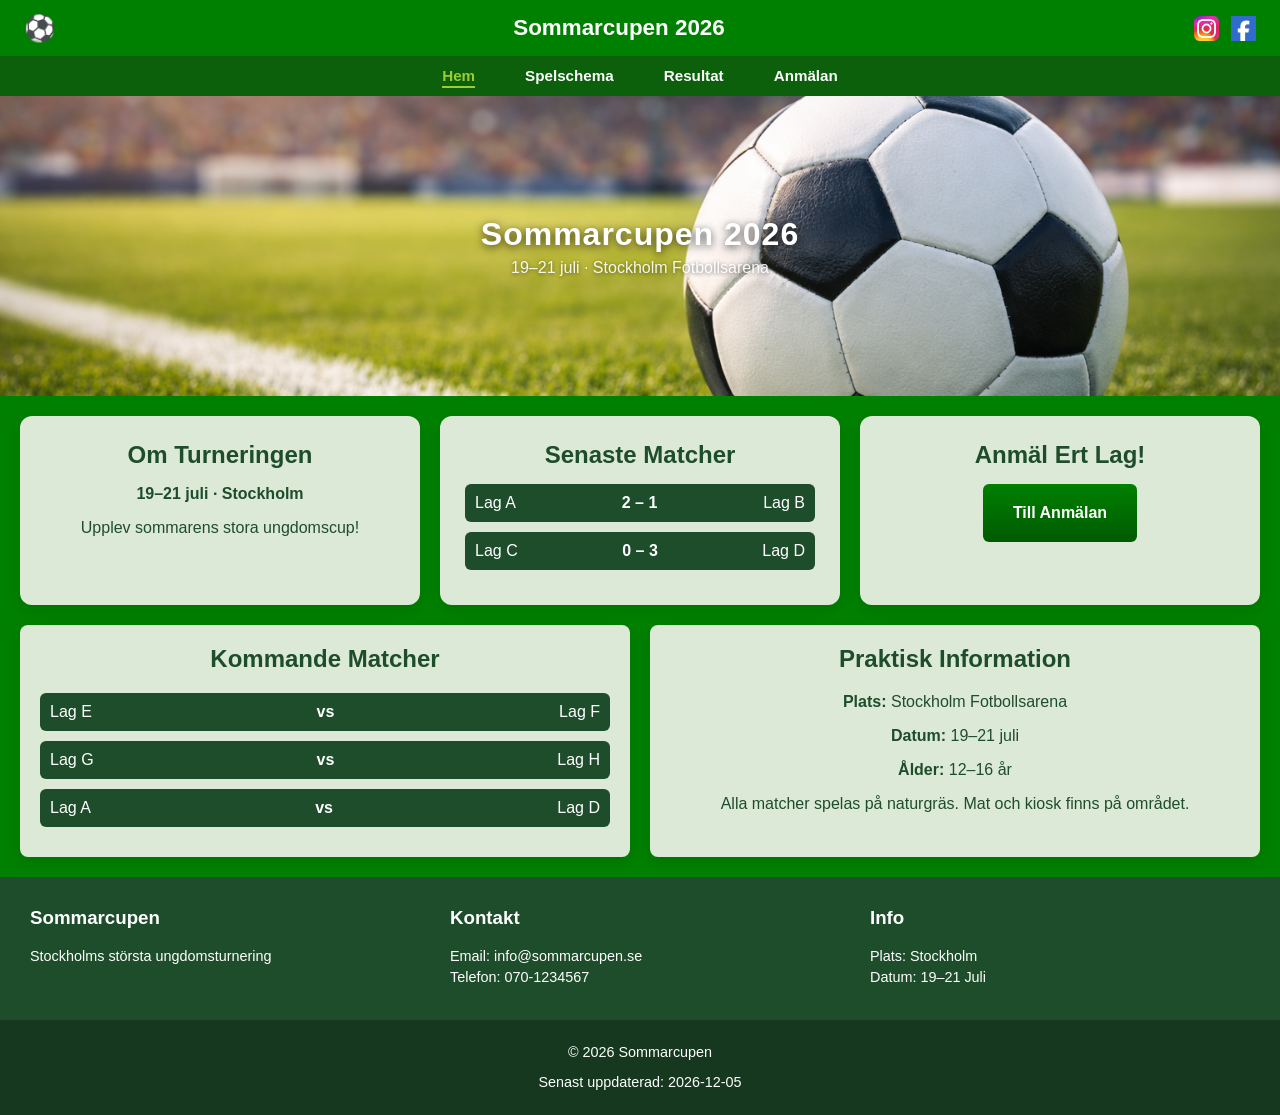
<file: index.html>
<!DOCTYPE html>
  <html lang="sv">
  <head>
    <meta charset="UTF-8">
    <meta name="viewport" content="width=device-width, initial-scale=1.0">
    <link rel="stylesheet" href="css/style.css">
    <title>Sommarcupen 2026</title>
  </head>
  <body>
  <div id="container">


    <header>
      <div class="logo">⚽</div>
      <h1>Sommarcupen 2026</h1>
      <div class="social">
        <img src="img/Instagram_logo_2022.svg.webp" alt="Instagram">
        <img src="img/unnamed.webp" alt="Social">
      </div>
    </header>


    <nav>
      <ul>
        <li><a href="index.html" class="active"><span class="nav-emoji">🏠</span><span class="nav-label">Hem</span></a></li>
        <li><a href="schema.html"><span class="nav-emoji">📅</span><span class="nav-label">Spelschema</span></a></li>
        <li><a href="resultat.html"><span class="nav-emoji">📊</span><span class="nav-label">Resultat</span></a></li>
        <li><a href="anmalan.html"><span class="nav-emoji">✍️</span><span class="nav-label">Anmälan</span></a></li>
      </ul>
    </nav>


    <main>
      <div class="hero-text">
      
        <h2>Sommarcupen 2026</h2>
        <p>19–21 juli · Stockholm Fotbollsarena</p>
      </div>
    </main>


    <section class="info-section">


      <div class="top-sections">


        <article class="card highlight">
          <h2>Om Turneringen</h2>
          <p class="date">19–21 juli · Stockholm</p>
          <p>Upplev sommarens stora ungdomscup!</p>
        </article>


        <article class="card highlight">
          <h2>Senaste Matcher</h2>
          <div class="match">
            <span>Lag A</span>
            <strong>2 – 1</strong>
            <span>Lag B</span>
          </div>
          <div class="match">
            <span>Lag C</span>
            <strong>0 – 3</strong>
            <span>Lag D</span>
          </div>
        </article>


        <article class="card highlight">
          <h2>Anmäl Ert Lag!</h2>
          <a href="anmalan.html" class="btn">Till Anmälan</a>
        </article>


      </div>


      <div class="bottom-sections">


        <article class="card">
          <h2>Kommande Matcher</h2>
          <div class="match">
            <span>Lag E</span>
            <strong>vs</strong>
            <span>Lag F</span>
          </div>
          <div class="match">
            <span>Lag G</span>
            <strong>vs</strong>
            <span>Lag H</span>
          </div>
          <div class="match">
            <span>Lag A</span>
            <strong>vs</strong>
            <span>Lag D</span>
          </div>
        </article>


        <article class="card">
          <h2>Praktisk Information</h2>
          <p><strong>Plats:</strong> Stockholm Fotbollsarena</p>
          <p><strong>Datum:</strong> 19–21 juli</p>
          <p><strong>Ålder:</strong> 12–16 år</p>
          <p>Alla matcher spelas på naturgräs. Mat och kiosk finns på området.</p>
        </article>


      </div>


    </section>


    <footer>
      <div class="footer-container">
        <div class="footer-section">
          <h3>Sommarcupen</h3>
          <p>Stockholms största ungdomsturnering</p>
        </div>
        <div class="footer-section">
          <h3>Kontakt</h3>
          <p>Email: info@sommarcupen.se</p>
          <p>Telefon: 070-1234567</p>
        </div>
        <div class="footer-section">
          <h3>Info</h3>
          <p>Plats: Stockholm</p>
          <p>Datum: 19–21 Juli</p>
        </div>
      </div>
      <div class="footer-bottom">
        <p>© <span id="year"></span> Sommarcupen</p>
        <p>Senast uppdaterad: <span id="updated"></span></p>
      </div>
    </footer>


  </div>
  <script src="js/main.js"></script>
  </body>
  </html>
</file>
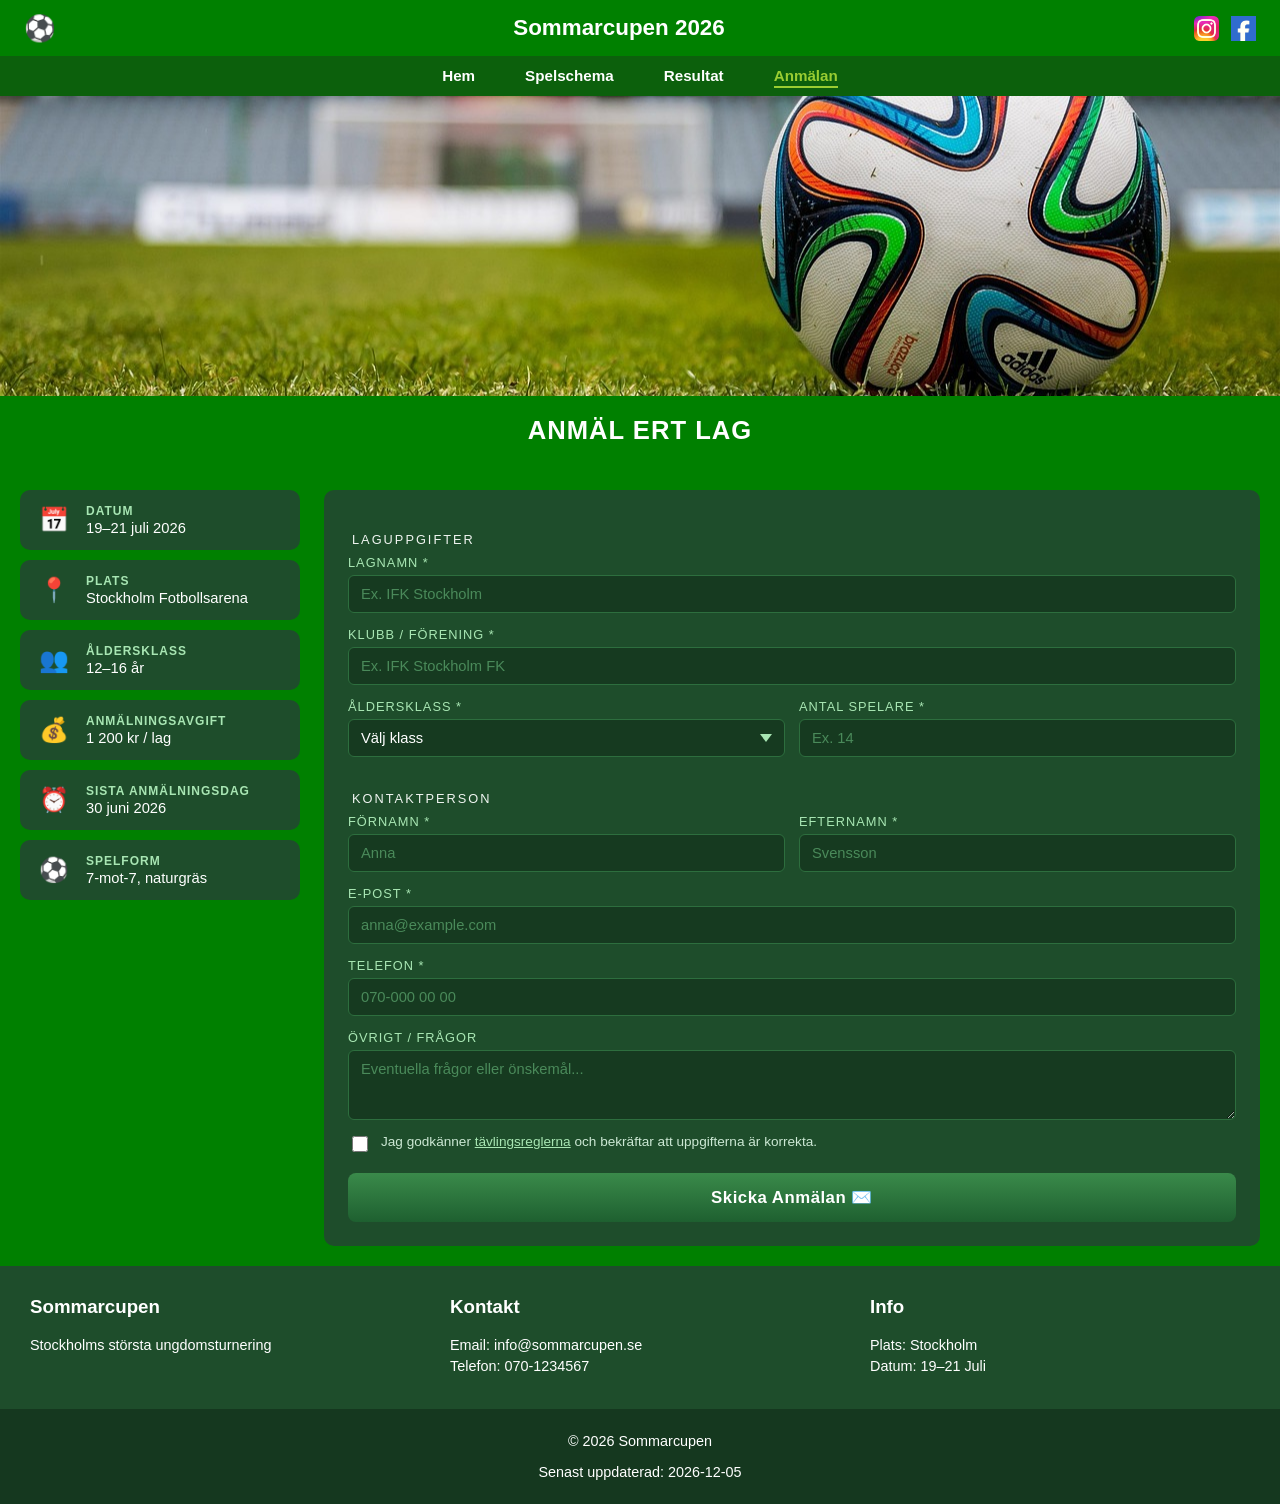
<file: anmalan.html>
<!DOCTYPE html>
<html lang="sv">
<head>
  <meta charset="UTF-8">
  <meta name="viewport" content="width=device-width, initial-scale=1.0">
  <link rel="stylesheet" href="css/style.css">
  <title>Anmälan – Sommarcupen 2026</title>
</head>
<body>
<div id="container">

  <header>
    <div class="logo">⚽</div>
    <h1>Sommarcupen 2026</h1>
    <div class="social">
      <img src="img/Instagram_logo_2022.svg.webp" alt="Instagram">
      <img src="img/unnamed.webp" alt="Social">
    </div>
  </header>

  <nav>
    <ul>
      <li><a href="index.html"><span class="nav-emoji">🏠</span><span class="nav-label">Hem</span></a></li>
      <li><a href="schema.html"><span class="nav-emoji">📅</span><span class="nav-label">Spelschema</span></a></li>
      <li><a href="resultat.html"><span class="nav-emoji">📊</span><span class="nav-label">Resultat</span></a></li>
      <li><a href="anmalan.html" class="active"><span class="nav-emoji">✍️</span><span class="nav-label">Anmälan</span></a></li>
    </ul>
  </nav>

 
   <main style="background-image: url(img/ball-488718_1280.jpg);"></main>
 

  <section class="info-section">
    <h2 class="schema-title">Anmäl Ert Lag</h2>

    <div class="anmalan-grid">

      
      <div class="anmalan-info">

        <div class="info-card">
          <div class="info-card-icon">📅</div>
          <div>
            <h3>Datum</h3>
            <p>19–21 juli 2026</p>
          </div>
        </div>

        <div class="info-card">
          <div class="info-card-icon">📍</div>
          <div>
            <h3>Plats</h3>
            <p>Stockholm Fotbollsarena</p>
          </div>
        </div>

        <div class="info-card">
          <div class="info-card-icon">👥</div>
          <div>
            <h3>Åldersklass</h3>
            <p>12–16 år</p>
          </div>
        </div>

        <div class="info-card">
          <div class="info-card-icon">💰</div>
          <div>
            <h3>Anmälningsavgift</h3>
            <p>1 200 kr / lag</p>
          </div>
        </div>

        <div class="info-card">
          <div class="info-card-icon">⏰</div>
          <div>
            <h3>Sista anmälningsdag</h3>
            <p>30 juni 2026</p>
          </div>
        </div>

        <div class="info-card">
          <div class="info-card-icon">⚽</div>
          <div>
            <h3>Spelform</h3>
            <p>7-mot-7, naturgräs</p>
          </div>
        </div>

      </div>

      
      <div class="anmalan-form-wrap">
        <p class="group-label">Laguppgifter</p>

        <div class="form-group">
          <label for="lagnamn">Lagnamn *</label>
          <input type="text" id="lagnamn" placeholder="Ex. IFK Stockholm">
        </div>

        <div class="form-group">
          <label for="klubb">Klubb / Förening *</label>
          <input type="text" id="klubb" placeholder="Ex. IFK Stockholm FK">
        </div>

        <div class="form-row">
          <div class="form-group">
            <label for="aldersklass">Åldersklass *</label>
            <select id="aldersklass">
              <option value="">Välj klass</option>
              <option>P12 (pojkar 12 år)</option>
              <option>P14 (pojkar 14 år)</option>
              <option>P16 (pojkar 16 år)</option>
              <option>F12 (flickor 12 år)</option>
              <option>F14 (flickor 14 år)</option>
              <option>F16 (flickor 16 år)</option>
            </select>
          </div>
          <div class="form-group">
            <label for="antal">Antal spelare *</label>
            <input type="number" id="antal" placeholder="Ex. 14" min="7" max="20">
          </div>
        </div>

        <p class="group-label" style="margin-top:20px;">Kontaktperson</p>

        <div class="form-row">
          <div class="form-group">
            <label for="fornamn">Förnamn *</label>
            <input type="text" id="fornamn" placeholder="Anna">
          </div>
          <div class="form-group">
            <label for="efternamn">Efternamn *</label>
            <input type="text" id="efternamn" placeholder="Svensson">
          </div>
        </div>

        <div class="form-group">
          <label for="email">E-post *</label>
          <input type="email" id="email" placeholder="anna@example.com">
        </div>

        <div class="form-group">
          <label for="telefon">Telefon *</label>
          <input type="tel" id="telefon" placeholder="070-000 00 00">
        </div>

        <div class="form-group">
          <label for="ovrigt">Övrigt / Frågor</label>
          <textarea id="ovrigt" rows="3" placeholder="Eventuella frågor eller önskemål..."></textarea>
        </div>

        <div class="form-check">
          <input type="checkbox" id="villkor">
          <label for="villkor">Jag godkänner <a href="#" class="form-link">tävlingsreglerna</a> och bekräftar att uppgifterna är korrekta.</label>
        </div>

        <button class="submit-btn" id="submitBtn" onclick="handleSubmit()">
          Skicka Anmälan ✉️
        </button>

        <div class="form-success" id="successMsg">
          ✅ Tack! Din anmälan är mottagen. Vi återkommer inom 2 vardagar.
        </div>
      </div>

    </div>
  </section>

  <footer>
    <div class="footer-container">
      <div class="footer-section">
        <h3>Sommarcupen</h3>
        <p>Stockholms största ungdomsturnering</p>
      </div>
      <div class="footer-section">
        <h3>Kontakt</h3>
        <p>Email: info@sommarcupen.se</p>
        <p>Telefon: 070-1234567</p>
      </div>
      <div class="footer-section">
        <h3>Info</h3>
        <p>Plats: Stockholm</p>
        <p>Datum: 19–21 Juli</p>
      </div>
    </div>
    <div class="footer-bottom">
      <p>© <span id="year"></span> Sommarcupen</p>
      <p>Senast uppdaterad: <span id="updated"></span></p>
    </div>
  </footer>

</div>
<script src="js/main.js"></script>
</body>
</html>
</file>
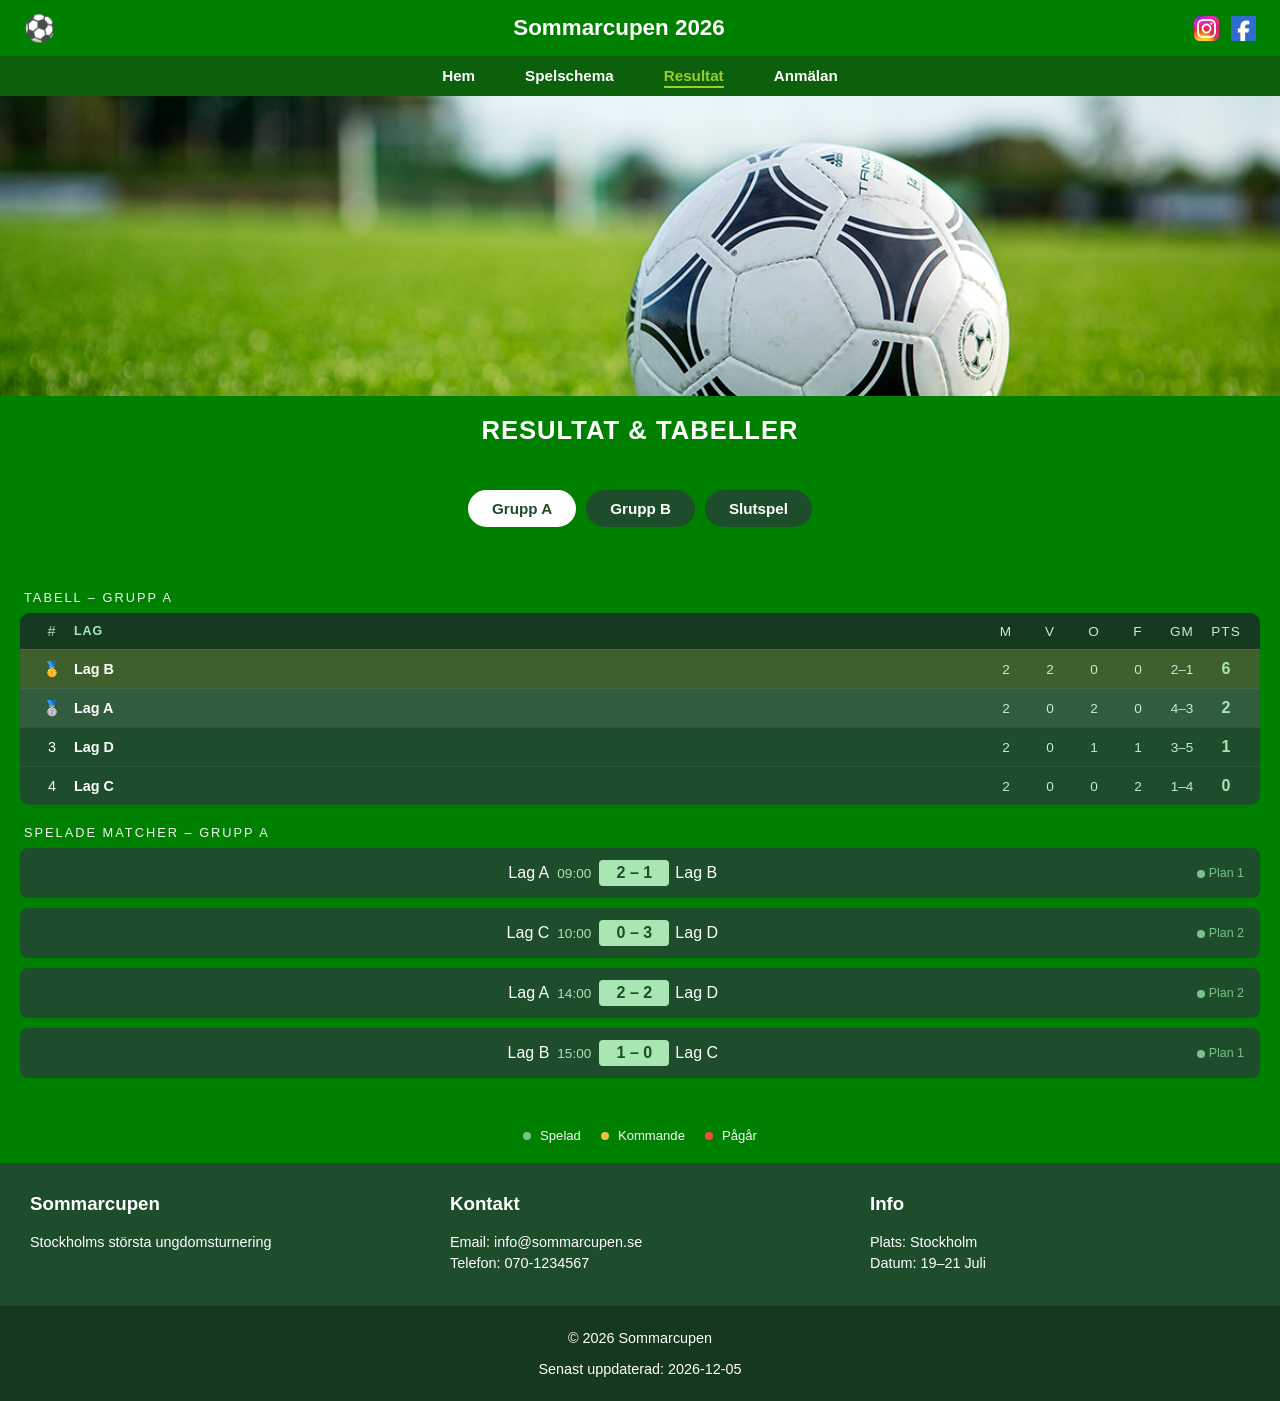
<file: resultat.html>
<!DOCTYPE html>
<html lang="sv">
<head>
  <meta charset="UTF-8">
  <meta name="viewport" content="width=device-width, initial-scale=1.0">
  <link rel="stylesheet" href="css/style.css">
  <title>Resultat – Sommarcupen 2026</title>
</head>
<body>
<div id="container">

  <header>
    <div class="logo">⚽</div>
    <h1>Sommarcupen 2026</h1>
    <div class="social">
      <img src="img/Instagram_logo_2022.svg.webp" alt="Instagram">
      <img src="img/unnamed.webp" alt="Social">
    </div>
  </header>

  <nav>
    <ul>
      <li><a href="index.html"><span class="nav-emoji">🏠</span><span class="nav-label">Hem</span></a></li>
      <li><a href="schema.html"><span class="nav-emoji">📅</span><span class="nav-label">Spelschema</span></a></li>
      <li><a href="resultat.html" class="active"><span class="nav-emoji">📊</span><span class="nav-label">Resultat</span></a></li>
      <li><a href="anmalan.html"><span class="nav-emoji">✍️</span><span class="nav-label">Anmälan</span></a></li>
    </ul>
  </nav>

  <main style="background-image: url(img/fotboll1.png);"></main>

  <section class="info-section">
    <h2 class="schema-title">Resultat & Tabeller</h2>

    <div class="tabs">
      <button class="tab-btn active" data-day="grupp-a">Grupp A</button>
      <button class="tab-btn" data-day="grupp-b">Grupp B</button>
      <button class="tab-btn" data-day="slutspel">Slutspel</button>
    </div>

  
    <div id="grupp-a" class="day-panel visible">

      <p class="group-label">Tabell – Grupp A</p>

      <div class="standings-table">
        <div class="standings-header">
          <span class="col-rank">#</span>
          <span class="col-team">Lag</span>
          <span class="col-stat">M</span>
          <span class="col-stat">V</span>
          <span class="col-stat">O</span>
          <span class="col-stat">F</span>
          <span class="col-stat">GM</span>
          <span class="col-stat">Pts</span>
        </div>
        <div class="standings-row gold">
          <span class="col-rank">🥇</span>
          <span class="col-team">Lag B</span>
          <span class="col-stat">2</span>
          <span class="col-stat">2</span>
          <span class="col-stat">0</span>
          <span class="col-stat">0</span>
          <span class="col-stat">2–1</span>
          <span class="col-stat pts">6</span>
        </div>
        <div class="standings-row silver">
          <span class="col-rank">🥈</span>
          <span class="col-team">Lag A</span>
          <span class="col-stat">2</span>
          <span class="col-stat">0</span>
          <span class="col-stat">2</span>
          <span class="col-stat">0</span>
          <span class="col-stat">4–3</span>
          <span class="col-stat pts">2</span>
        </div>
        <div class="standings-row">
          <span class="col-rank">3</span>
          <span class="col-team">Lag D</span>
          <span class="col-stat">2</span>
          <span class="col-stat">0</span>
          <span class="col-stat">1</span>
          <span class="col-stat">1</span>
          <span class="col-stat">3–5</span>
          <span class="col-stat pts">1</span>
        </div>
        <div class="standings-row">
          <span class="col-rank">4</span>
          <span class="col-team">Lag C</span>
          <span class="col-stat">2</span>
          <span class="col-stat">0</span>
          <span class="col-stat">0</span>
          <span class="col-stat">2</span>
          <span class="col-stat">1–4</span>
          <span class="col-stat pts">0</span>
        </div>
      </div>

      <p class="group-label">Spelade matcher – Grupp A</p>

      <div class="match-row">
        <span class="team-home">Lag A</span>
        <span class="match-time">09:00</span>
        <span class="score-badge">2 – 1</span>
        <span class="match-time"></span>
        <span class="team-away">Lag B</span>
        <span class="field-badge"><span class="status played"></span>Plan 1</span>
      </div>

      <div class="match-row">
        <span class="team-home">Lag C</span>
        <span class="match-time">10:00</span>
        <span class="score-badge">0 – 3</span>
        <span class="match-time"></span>
        <span class="team-away">Lag D</span>
        <span class="field-badge"><span class="status played"></span>Plan 2</span>
      </div>

      <div class="match-row">
        <span class="team-home">Lag A</span>
        <span class="match-time">14:00</span>
        <span class="score-badge">2 – 2</span>
        <span class="match-time"></span>
        <span class="team-away">Lag D</span>
        <span class="field-badge"><span class="status played"></span>Plan 2</span>
      </div>

      <div class="match-row">
        <span class="team-home">Lag B</span>
        <span class="match-time">15:00</span>
        <span class="score-badge">1 – 0</span>
        <span class="match-time"></span>
        <span class="team-away">Lag C</span>
        <span class="field-badge"><span class="status played"></span>Plan 1</span>
      </div>
    </div>

    
    <div id="grupp-b" class="day-panel">

      <p class="group-label">Tabell – Grupp B</p>

      <div class="standings-table">
        <div class="standings-header">
          <span class="col-rank">#</span>
          <span class="col-team">Lag</span>
          <span class="col-stat">M</span>
          <span class="col-stat">V</span>
          <span class="col-stat">O</span>
          <span class="col-stat">F</span>
          <span class="col-stat">GM</span>
          <span class="col-stat">Pts</span>
        </div>
        <div class="standings-row gold">
          <span class="col-rank">🥇</span>
          <span class="col-team">Lag G</span>
          <span class="col-stat">1</span>
          <span class="col-stat">1</span>
          <span class="col-stat">0</span>
          <span class="col-stat">0</span>
          <span class="col-stat">3–0</span>
          <span class="col-stat pts">3</span>
        </div>
        <div class="standings-row silver">
          <span class="col-rank">🥈</span>
          <span class="col-team">Lag E</span>
          <span class="col-stat">1</span>
          <span class="col-stat">0</span>
          <span class="col-stat">1</span>
          <span class="col-stat">0</span>
          <span class="col-stat">1–1</span>
          <span class="col-stat pts">1</span>
        </div>
        <div class="standings-row">
          <span class="col-rank">3</span>
          <span class="col-team">Lag F</span>
          <span class="col-stat">1</span>
          <span class="col-stat">0</span>
          <span class="col-stat">1</span>
          <span class="col-stat">0</span>
          <span class="col-stat">1–1</span>
          <span class="col-stat pts">1</span>
        </div>
        <div class="standings-row">
          <span class="col-rank">4</span>
          <span class="col-team">Lag H</span>
          <span class="col-stat">1</span>
          <span class="col-stat">0</span>
          <span class="col-stat">0</span>
          <span class="col-stat">1</span>
          <span class="col-stat">0–3</span>
          <span class="col-stat pts">0</span>
        </div>
      </div>

      <p class="group-label">Spelade matcher – Grupp B</p>

      <div class="match-row">
        <span class="team-home">Lag E</span>
        <span class="match-time">11:00</span>
        <span class="score-badge">1 – 1</span>
        <span class="match-time"></span>
        <span class="team-away">Lag F</span>
        <span class="field-badge"><span class="status played"></span>Plan 1</span>
      </div>

      <div class="match-row">
        <span class="team-home">Lag G</span>
        <span class="match-time">12:00</span>
        <span class="score-badge">3 – 0</span>
        <span class="match-time"></span>
        <span class="team-away">Lag H</span>
        <span class="field-badge"><span class="status played"></span>Plan 3</span>
      </div>

      <p class="group-label">Kommande matcher – Grupp B (Dag 2)</p>

      <div class="match-row">
        <span class="team-home">Lag E</span>
        <span class="match-time">09:00</span>
        <span class="vs-badge">vs</span>
        <span class="match-time"></span>
        <span class="team-away">Lag H</span>
        <span class="field-badge"><span class="status upcoming"></span>Plan 3</span>
      </div>

      <div class="match-row">
        <span class="team-home">Lag F</span>
        <span class="match-time">10:00</span>
        <span class="vs-badge">vs</span>
        <span class="match-time"></span>
        <span class="team-away">Lag G</span>
        <span class="field-badge"><span class="status upcoming"></span>Plan 1</span>
      </div>
    </div>

    
    <div id="slutspel" class="day-panel">

      <p class="group-label">Kvartsfinaler</p>

      <div class="match-row">
        <span class="team-home">Etta Grupp A</span>
        <span class="match-time">13:00</span>
        <span class="vs-badge">vs</span>
        <span class="match-time"></span>
        <span class="team-away">Tvåa Grupp B</span>
        <span class="field-badge"><span class="status upcoming"></span>Plan 2</span>
      </div>

      <div class="match-row">
        <span class="team-home">Etta Grupp B</span>
        <span class="match-time">14:00</span>
        <span class="vs-badge">vs</span>
        <span class="match-time">kommande</span>
        <span class="team-away">Tvåa Grupp A</span>
        <span class="field-badge"><span class="status upcoming"></span>Plan 3</span>
      </div>

      <div class="match-row">
        <span class="team-home">Trea Grupp A</span>
        <span class="match-time">15:00</span>
        <span class="vs-badge">vs</span>
        <span class="match-time"></span>
        <span class="team-away">Trea Grupp B</span>
        <span class="field-badge"><span class="status upcoming"></span>Plan 1</span>
      </div>

      <p class="group-label">Semifinaler</p>

      <div class="match-row">
        <span class="team-home">Semifinal 1</span>
        <span class="match-time">10:00</span>
        <span class="vs-badge">vs</span>
        <span class="match-time"></span>
        <span class="team-away">Semifinal 2</span>
        <span class="field-badge"><span class="status upcoming"></span>Plan 1</span>
      </div>

      <div class="match-row">
        <span class="team-home">Semifinal 3</span>
        <span class="match-time">11:30</span>
        <span class="vs-badge">vs</span>
        <span class="match-time"></span>
        <span class="team-away">Semifinal 4</span>
        <span class="field-badge"><span class="status upcoming"></span>Plan 2</span>
      </div>

      <p class="group-label">Bronsmatch &amp; Final</p>

      <div class="match-row">
        <span class="team-home">Bronsmatch</span>
        <span class="match-time">14:00</span>
        <span class="vs-badge">vs</span>
        <span class="match-time"></span>
        <span class="team-away">Bronsmatch</span>
        <span class="field-badge"><span class="status upcoming"></span>Plan 3</span>
      </div>

      <div class="match-row final-row">
        <span class="team-home">🏆 Final</span>
        <span class="match-time">16:00</span>
        <span class="vs-badge vs-final">vs</span>
        <span class="match-time"></span>
        <span class="team-away">Final 🏆</span>
        <span class="field-badge"><span class="status upcoming"></span>Huvudplan</span>
      </div>

    </div>

    <div class="legend">
      <div class="legend-item"><span class="status played"></span> Spelad</div>
      <div class="legend-item"><span class="status upcoming"></span> Kommande</div>
      <div class="legend-item"><span class="status live"></span> Pågår</div>
    </div>

  </section>

  <footer>
    <div class="footer-container">
      <div class="footer-section">
        <h3>Sommarcupen</h3>
        <p>Stockholms största ungdomsturnering</p>
      </div>
      <div class="footer-section">
        <h3>Kontakt</h3>
        <p>Email: info@sommarcupen.se</p>
        <p>Telefon: 070-1234567</p>
      </div>
      <div class="footer-section">
        <h3>Info</h3>
        <p>Plats: Stockholm</p>
        <p>Datum: 19–21 Juli</p>
      </div>
    </div>
    <div class="footer-bottom">
      <p>© <span id="year"></span> Sommarcupen</p>
      <p>Senast uppdaterad: <span id="updated"></span></p>
    </div>
  </footer>

</div>
<script src="js/main.js"></script>
</body>
</html>
</file>
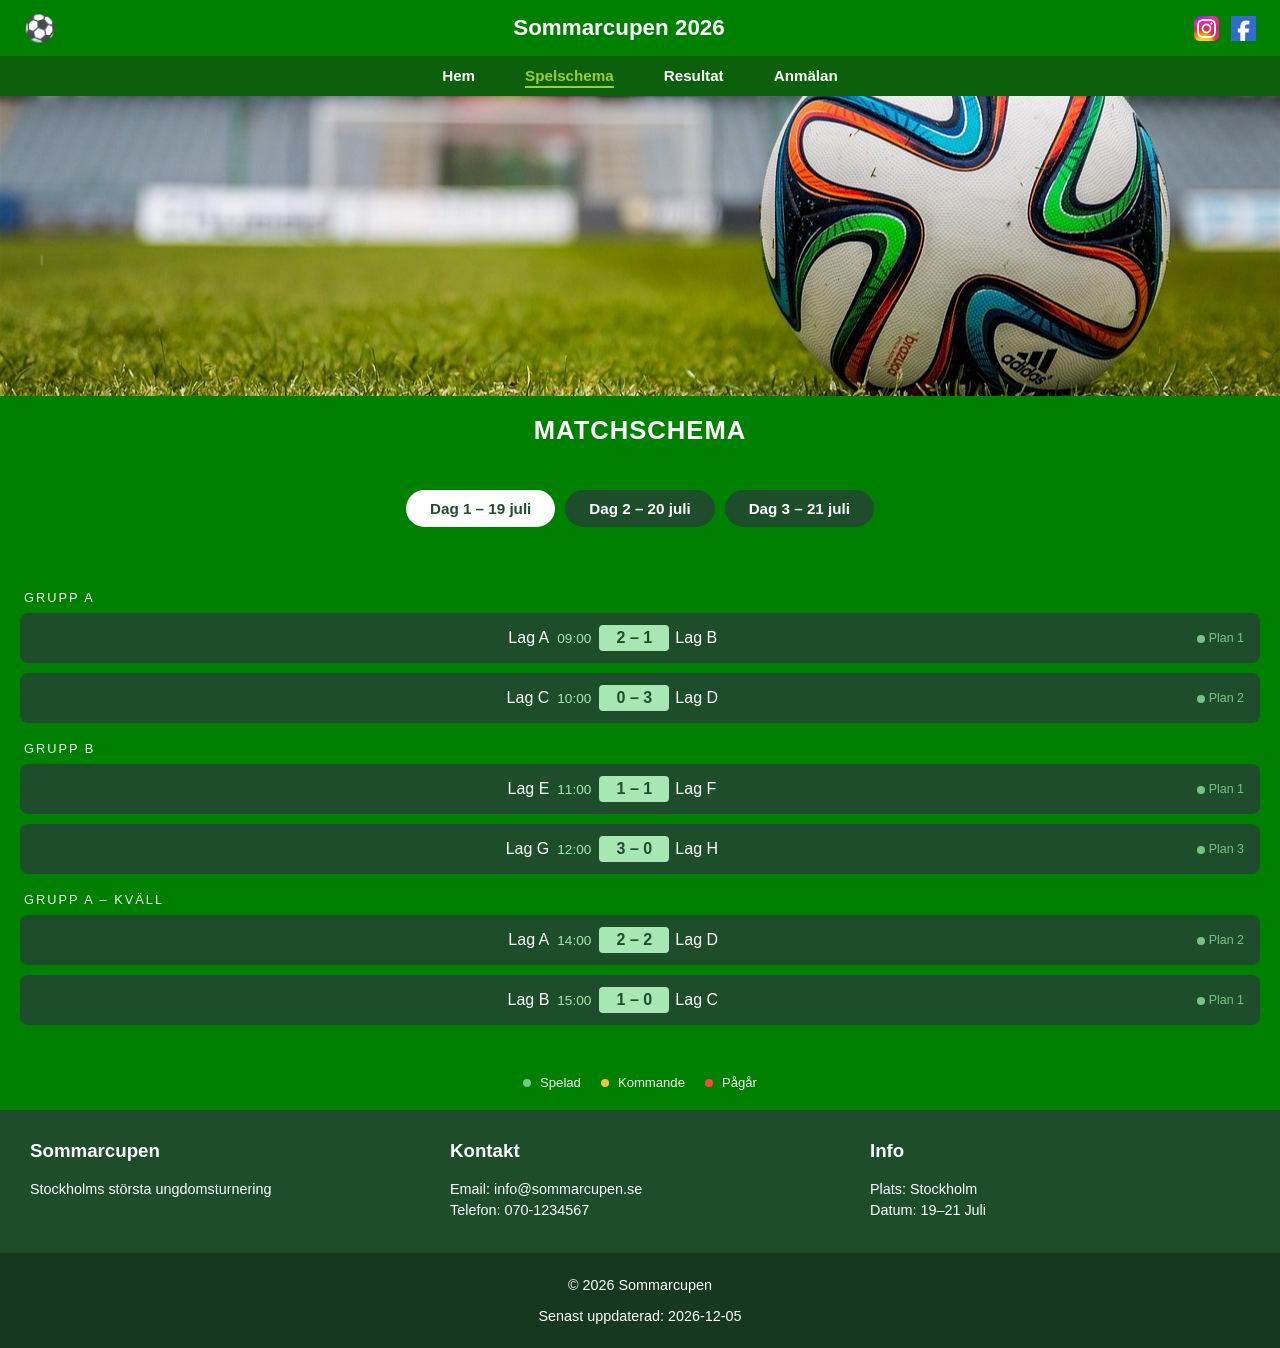
<file: schema.html>
<!DOCTYPE html>
<html lang="sv">
<head>
  <meta charset="UTF-8">
  <meta name="viewport" content="width=device-width, initial-scale=1.0">
  <link rel="stylesheet" href="css/style.css">
  <title>Spelschema – Sommarcupen 2026</title>
</head>
<body>
<div id="container">


  <header>
    <div class="logo">⚽</div>
    <h1>Sommarcupen 2026</h1>
    <div class="social">
      <img src="img/Instagram_logo_2022.svg.webp" alt="Instagram">
      <img src="img/unnamed.webp" alt="Social">
    </div>
  </header>


  <nav>
    <ul>
      <li><a href="index.html"><span class="nav-emoji">🏠</span><span class="nav-label">Hem</span></a></li>
      <li><a href="schema.html" class="active"><span class="nav-emoji">📅</span><span class="nav-label">Spelschema</span></a></li>
      <li><a href="resultat.html"><span class="nav-emoji">📊</span><span class="nav-label">Resultat</span></a></li>
      <li><a href="anmalan.html"><span class="nav-emoji">✍️</span><span class="nav-label">Anmälan</span></a></li>
    </ul>
  </nav>


  <main style="background-image: url(img/ball-488718_1280.jpg);"></main>


  <section class="info-section">
    <h2 class="schema-title">Matchschema</h2>


    <div class="tabs">
      <button class="tab-btn active" data-day="dag1">Dag 1 – 19 juli</button>
      <button class="tab-btn" data-day="dag2">Dag 2 – 20 juli</button>
      <button class="tab-btn" data-day="dag3">Dag 3 – 21 juli</button>
    </div>


    <div id="dag1" class="day-panel visible">


      <p class="group-label">Grupp A</p>


      <div class="match-row">
        <span class="team-home">Lag A</span>
        <span class="match-time">09:00</span>
        <span class="score-badge">2 – 1</span>
        <span class="match-time"></span>
        <span class="team-away">Lag B</span>
        <span class="field-badge"><span class="status played"></span>Plan 1</span>
      </div>


      <div class="match-row">
        <span class="team-home">Lag C</span>
        <span class="match-time">10:00</span>
        <span class="score-badge">0 – 3</span>
        <span class="match-time"></span>
        <span class="team-away">Lag D</span>
        <span class="field-badge"><span class="status played"></span>Plan 2</span>
      </div>


      <p class="group-label">Grupp B</p>


      <div class="match-row">
        <span class="team-home">Lag E</span>
        <span class="match-time">11:00</span>
        <span class="score-badge">1 – 1</span>
        <span class="match-time"></span>
        <span class="team-away">Lag F</span>
        <span class="field-badge"><span class="status played"></span>Plan 1</span>
      </div>


      <div class="match-row">
        <span class="team-home">Lag G</span>
        <span class="match-time">12:00</span>
        <span class="score-badge">3 – 0</span>
        <span class="match-time"></span>
        <span class="team-away">Lag H</span>
        <span class="field-badge"><span class="status played"></span>Plan 3</span>
      </div>


      <p class="group-label">Grupp A – kväll</p>


      <div class="match-row">
        <span class="team-home">Lag A</span>
        <span class="match-time">14:00</span>
        <span class="score-badge">2 – 2</span>
        <span class="match-time"></span>
        <span class="team-away">Lag D</span>
        <span class="field-badge"><span class="status played"></span>Plan 2</span>
      </div>


      <div class="match-row">
        <span class="team-home">Lag B</span>
        <span class="match-time">15:00</span>
        <span class="score-badge">1 – 0</span>
        <span class="match-time"></span>
        <span class="team-away">Lag C</span>
        <span class="field-badge"><span class="status played"></span>Plan 1</span>
      </div>


    </div>


    <div id="dag2" class="day-panel">


      <p class="group-label">Grupp B – fortsättning</p>


      <div class="match-row">
        <span class="team-home">Lag E</span>
        <span class="match-time">09:00</span>
        <span class="vs-badge">vs</span>
        <span class="match-time"></span>
        <span class="team-away">Lag H</span>
        <span class="field-badge"><span class="status upcoming"></span>Plan 3</span>
      </div>


      <div class="match-row">
        <span class="team-home">Lag F</span>
        <span class="match-time">10:00</span>
        <span class="vs-badge">vs</span>
        <span class="match-time"></span>
        <span class="team-away">Lag G</span>
        <span class="field-badge"><span class="status upcoming"></span>Plan 1</span>
      </div>


      <p class="group-label">Kvartsfinaler</p>


      <div class="match-row">
        <span class="team-home">Etta Grupp A</span>
        <span class="match-time">13:00</span>
        <span class="vs-badge">vs</span>
        <span class="match-time"></span>
        <span class="team-away">Tvåa Grupp B</span>
        <span class="field-badge"><span class="status upcoming"></span>Plan 2</span>
      </div>


      <div class="match-row">
        <span class="team-home">Etta Grupp B</span>
        <span class="match-time">14:00</span>
        <span class="vs-badge">vs</span>
        <span class="match-time"></span>
        <span class="team-away">Tvåa Grupp A</span>
        <span class="field-badge"><span class="status upcoming"></span>Plan 3</span>
      </div>


      <div class="match-row">
        <span class="team-home">Trea Grupp A</span>
        <span class="match-time">15:00</span>
        <span class="vs-badge">vs</span>
        <span class="match-time"></span>
        <span class="team-away">Trea Grupp B</span>
        <span class="field-badge"><span class="status upcoming"></span>Plan 1</span>
      </div>


    </div>


    <div id="dag3" class="day-panel">


      <p class="group-label">Semifinaler</p>


      <div class="match-row">
        <span class="team-home">Semifinal 1</span>
        <span class="match-time">10:00</span>
        <span class="vs-badge">vs</span>
        <span class="match-time"></span>
        <span class="team-away">Semifinal 2</span>
        <span class="field-badge"><span class="status upcoming"></span>Plan 1</span>
      </div>


      <div class="match-row">
        <span class="team-home">Semifinal 3</span>
        <span class="match-time">11:30</span>
        <span class="vs-badge">vs</span>
        <span class="match-time"></span>
        <span class="team-away">Semifinal 4</span>
        <span class="field-badge"><span class="status upcoming"></span>Plan 2</span>
      </div>


      <p class="group-label">Bronsmatch &amp; Final</p>


      <div class="match-row">
        <span class="team-home">Bronsmatch</span>
        <span class="match-time">14:00</span>
        <span class="vs-badge">vs</span>
        <span class="match-time"></span>
        <span class="team-away">Bronsmatch</span>
        <span class="field-badge"><span class="status upcoming"></span>Plan 3</span>
      </div>


      <div class="match-row final-row">
        <span class="team-home">🏆 Final</span>
        <span class="match-time">16:00</span>
        <span class="vs-badge vs-final">vs</span>
        <span class="match-time"></span>
        <span class="team-away">Final 🏆</span>
        <span class="field-badge"><span class="status upcoming"></span>Huvudplan</span>
      </div>


    </div>


    <div class="legend">
      <div class="legend-item"><span class="status played"></span> Spelad</div>
      <div class="legend-item"><span class="status upcoming"></span> Kommande</div>
      <div class="legend-item"><span class="status live"></span> Pågår</div>
    </div>


  </section>


  <footer>
    <div class="footer-container">
      <div class="footer-section">
        <h3>Sommarcupen</h3>
        <p>Stockholms största ungdomsturnering</p>
      </div>
      <div class="footer-section">
        <h3>Kontakt</h3>
        <p>Email: info@sommarcupen.se</p>
        <p>Telefon: 070-1234567</p>
      </div>
      <div class="footer-section">
        <h3>Info</h3>
        <p>Plats: Stockholm</p>
        <p>Datum: 19–21 Juli</p>
      </div>
    </div>
    <div class="footer-bottom">
      <p>© <span id="year"></span> Sommarcupen</p>
      <p>Senast uppdaterad: <span id="updated"></span></p>
    </div>
  </footer>


</div>
<script src="js/main.js"></script>
</body>
</html>
</file>
<file: css/style.css>
html, body {
        margin: 0;
        padding: 0;
    }

    img {
        filter: sepia(40%) saturate(120%);
    }

    #container {
        display: grid;
        min-height: 100vh;
        grid-template-columns: 1fr;
        grid-template-rows: auto auto 1fr auto auto;
        grid-template-areas:
            'he1'
            'nv'
            'mn'
            'se'
            'fo';
    }




    header {
        grid-area: he1;
        display: flex;
        justify-content: space-between;
        align-items: center;
        padding: 0 24px;
        height: 56px;
        background-color: green;
        color: white;
        box-sizing: border-box;
    }

    header h1 {
        margin: 0;
        font-size: 1.4rem;
        font-family: 'Franklin Gothic Medium', 'Arial Narrow', Arial, sans-serif;
        white-space: nowrap;
        overflow: hidden;
        text-overflow: ellipsis;
    }

    .logo {
        font-size: 1.6rem;
        flex-shrink: 0;
    }

    .social {
        display: flex;
        align-items: center;
        flex-shrink: 0;
    }

    .social img {
        width: 25px;
        height: auto;
        margin-left: 12px;
    }




    nav {
        grid-area: nv;
        background-color: rgb(12, 96, 12);
        display: flex;
        align-items: center;
        height: 40px;
    }

    nav ul {
        list-style: none;
        display: flex;
        justify-content: center;
        width: 100%;
        margin: 0;
        padding: 0;
    }

    nav li {
        margin: 0 25px;
    }

    nav a {
        text-decoration: none;
        color: white;
        font-weight: bold;
        transition: 0.3s;
        font-family: 'Franklin Gothic Medium', 'Arial Narrow', Arial, sans-serif;
        font-size: 0.95rem;
    }

    nav a:hover {
        color: yellowgreen;
    }

    nav a.active {
        color: yellowgreen;
        border-bottom: 2px solid yellowgreen;
        padding-bottom: 2px;
    }

    nav a .nav-emoji { display: none; }
    nav a .nav-label { display: inline; }




    main {
        grid-area: mn;
        display: flex;
        align-items: center;
        justify-content: center;
        position: relative;
        background-image: url(/img/123.png);
        background-repeat: no-repeat;
        background-size: cover;
        background-position: center;
        min-height: 300px;
    }

    .hero-text {
        position: relative;
        z-index: 1;
        text-align: center;
        color: white;
        font-family: 'Franklin Gothic Medium', 'Arial Narrow', Arial, sans-serif;
        padding: 20px;
    }

    .hero-text h2 {
        margin: 0 0 6px;
        font-size: 2rem;
        letter-spacing: 1px;
        text-shadow: 0 2px 8px rgba(0,0,0,0.7);
    }

    .hero-text p {
        margin: 0;
        font-size: 1rem;
        opacity: 0.9;
        text-shadow: 0 1px 4px rgba(0,0,0,0.6);
    }




    section {
        grid-area: se;
        font-family: 'Franklin Gothic Medium', 'Arial Narrow', Arial, sans-serif;
    }

    .info-section {
        display: grid;
        gap: 20px;
        padding: 20px;
        background-color: green;
    }

    .top-sections {
        display: grid;
        grid-template-columns: repeat(3, 1fr);
        gap: 20px;
    }

    .bottom-sections {
        display: grid;
        grid-template-columns: repeat(2, 1fr);
        gap: 20px;
    }

    .card {
        background: #dce9d6;
        padding: 20px;
        border-radius: 8px;
        text-align: center;
        color: #1e4d2b;
        box-shadow: 0 5px 15px rgba(0,0,0,0.1);
        transition: 0.3s;
    }

    .card:hover {
        transform: translateY(-5px);
    }

    .card h2 {
        margin-top: 0;
    }

    .highlight {
        background: #dce9d6;
        border-radius: 12px;
        padding: 25px;
    }

    .highlight h2 {
        margin-bottom: 15px;
        color: #1e4d2b;
    }

    .date {
        font-weight: bold;
        margin-bottom: 10px;
        color: #1e4d2b;
    }

    .match {
        background: #1e4d2b;
        color: white;
        padding: 10px;
        border-radius: 6px;
        display: flex;
        justify-content: space-between;
        margin-bottom: 10px;
    }

    .btn {
        display: inline-block;
        background: linear-gradient(to bottom, green, rgb(0, 90, 0));
        color: white;
        padding: 20px 30px;
        border-radius: 6px;
        text-decoration: none;
        font-weight: bold;
        transition: 0.3s;
    }

    .btn:hover {
        background: linear-gradient(to bottom, red, rgba(255,0,0,0.539));
    }




    .schema-title {
        text-align: center;
        color: white;
        font-size: 1.6rem;
        margin: 0 0 25px;
        letter-spacing: 1px;
        text-transform: uppercase;
        font-family: 'Franklin Gothic Medium', 'Arial Narrow', Arial, sans-serif;
    }

    .tabs {
        display: flex;
        justify-content: center;
        gap: 10px;
        margin-bottom: 25px;
        flex-wrap: wrap;
    }

    .tab-btn {
        background: #1e4d2b;
        color: white;
        border: 2px solid transparent;
        padding: 8px 22px;
        border-radius: 25px;
        cursor: pointer;
        font-family: 'Franklin Gothic Medium', 'Arial Narrow', Arial, sans-serif;
        font-size: 0.95rem;
        font-weight: bold;
        transition: 0.25s;
    }

    .tab-btn:hover {
        background: #2d6e3e;
    }

    .tab-btn.active {
        background: white;
        color: #1e4d2b;
        border-color: white;
    }

    .day-panel {
        display: none;
    }

    .day-panel.visible {
        display: block;
    }

    .group-label {
        color: #eff4f0;
        font-size: 0.8rem;
        text-transform: uppercase;
        letter-spacing: 2px;
        margin: 18px 0 8px 4px;
        font-family: 'Franklin Gothic Medium', 'Arial Narrow', Arial, sans-serif;
    }

    .match-row {
        background: #1e4d2b;
        border-radius: 8px;
        padding: 12px 16px;
        margin-bottom: 10px;
        display: grid;
        grid-template-columns: 1fr auto 60px auto 1fr auto;
        align-items: center;
        gap: 8px;
        font-family: 'Franklin Gothic Medium', 'Arial Narrow', Arial, sans-serif;
        transition: 0.2s;
    }

    .match-row:hover {
        background: #25613a;
        transform: translateX(3px);
    }

    .final-row {
        border: 2px solid #a8e6b3;
    }

    .team-home {
        color: white;
        font-size: 1rem;
        text-align: right;
    }

    .team-away {
        color: white;
        font-size: 1rem;
        text-align: left;
    }

    .vs-badge {
        background: green;
        color: white;
        font-size: 0.75rem;
        font-weight: bold;
        padding: 4px 8px;
        border-radius: 4px;
        text-align: center;
        min-width: 30px;
    }

    .vs-final {
        background: #a8e6b3;
        color: #1e4d2b;
    }

    .score-badge {
        background: #a8e6b3;
        color: #1e4d2b;
        font-size: 1rem;
        font-weight: bold;
        padding: 4px 10px;
        border-radius: 4px;
        text-align: center;
        min-width: 50px;
    }

    .match-time {
        color: #a8e6b3;
        font-size: 0.85rem;
        white-space: nowrap;
    }

    .match-info {
        display: none;
    }

    .field-badge {
        color: #78c488;
        font-size: 0.78rem;
        text-align: right;
        white-space: nowrap;
    }

    .status {
        display: inline-block;
        width: 8px;
        height: 8px;
        border-radius: 50%;
        margin-right: 4px;
        vertical-align: middle;
    }

    .status.played   { background: #78c488; }
    .status.upcoming { background: #f0c040; }
    .status.live     { background: #ff4444; animation: blink 1s infinite; }

    @keyframes blink {
        0%, 100% { opacity: 1; }
        50%       { opacity: 0.3; }
    }

    .legend {
        display: flex;
        gap: 20px;
        justify-content: center;
        margin-top: 20px;
        flex-wrap: wrap;
    }

    .legend-item {
        color: #f5f9f6;
        font-size: 0.82rem;
        display: flex;
        align-items: center;
        gap: 5px;
        font-family: 'Franklin Gothic Medium', 'Arial Narrow', Arial, sans-serif;
    }



    .standings-table {
        background: #1e4d2b;
        border-radius: 10px;
        overflow: hidden;
        margin-bottom: 20px;
    }

    .standings-header,
    .standings-row {
        display: grid;
        grid-template-columns: 36px 1fr repeat(6, 40px);
        align-items: center;
        padding: 10px 14px;
        gap: 4px;
        font-family: 'Franklin Gothic Medium', 'Arial Narrow', Arial, sans-serif;
    }

    .standings-header {
        background: #163a20;
        color: #a8e6b3;
        font-size: 0.78rem;
        text-transform: uppercase;
        letter-spacing: 1px;
    }

    .standings-row {
        color: white;
        font-size: 0.9rem;
        border-top: 1px solid rgba(255,255,255,0.06);
        transition: 0.2s;
    }

    .standings-row:hover {
        background: #25613a;
    }

    .standings-row.gold {
        background: rgba(212, 175, 55, 0.18);
    }

    .standings-row.silver {
        background: rgba(192, 192, 192, 0.12);
    }

    .col-rank {
        text-align: center;
        font-size: 0.9rem;
    }

    .col-team {
        font-weight: bold;
    }

    .col-stat {
        text-align: center;
        font-size: 0.85rem;
        color: #cce8d4;
    }

    .col-stat.pts {
        color: #a8e6b3;
        font-weight: bold;
        font-size: 1rem;
    }




    .anmalan-grid {
        display: grid;
        grid-template-columns: 280px 1fr;
        gap: 24px;
        align-items: start;
    }

    .anmalan-info {
        display: flex;
        flex-direction: column;
        gap: 10px;
    }

    .info-card {
        background: #1e4d2b;
        border-radius: 10px;
        padding: 14px 16px;
        display: flex;
        align-items: center;
        gap: 14px;
        color: white;
        font-family: 'Franklin Gothic Medium', 'Arial Narrow', Arial, sans-serif;
        transition: 0.2s;
    }

    .info-card:hover {
        background: #25613a;
        transform: translateX(3px);
    }

    .info-card-icon {
        font-size: 1.5rem;
        flex-shrink: 0;
        width: 36px;
        text-align: center;
    }

    .info-card h3 {
        margin: 0 0 2px;
        font-size: 0.75rem;
        text-transform: uppercase;
        letter-spacing: 1px;
        color: #a8e6b3;
    }

    .info-card p {
        margin: 0;
        font-size: 0.92rem;
    }

    .anmalan-form-wrap {
        background: #1e4d2b;
        border-radius: 10px;
        padding: 24px;
    }

    .form-group {
        display: flex;
        flex-direction: column;
        gap: 5px;
        margin-bottom: 14px;
    }

    .form-group label {
        color: #a8e6b3;
        font-size: 0.8rem;
        text-transform: uppercase;
        letter-spacing: 1px;
        font-family: 'Franklin Gothic Medium', 'Arial Narrow', Arial, sans-serif;
    }

    .form-group input,
    .form-group select,
    .form-group textarea {
        background: #163a20;
        border: 1px solid #2d6e3e;
        border-radius: 6px;
        color: white;
        padding: 10px 12px;
        font-family: 'Franklin Gothic Medium', 'Arial Narrow', Arial, sans-serif;
        font-size: 0.92rem;
        outline: none;
        transition: 0.2s;
        width: 100%;
        box-sizing: border-box;
        -webkit-appearance: none;
        appearance: none;
    }

    .form-group select {
        background-image: url("data:image/svg+xml,%3Csvg xmlns='http://www.w3.org/2000/svg' width='12' height='8' viewBox='0 0 12 8'%3E%3Cpath fill='%23a8e6b3' d='M0 0l6 8 6-8z'/%3E%3C/svg%3E");
        background-repeat: no-repeat;
        background-position: right 12px center;
        padding-right: 32px;
    }

    .form-group input:focus,
    .form-group select:focus,
    .form-group textarea:focus {
        border-color: #78c488;
        background: #1e4d2b;
    }

    .form-group input::placeholder,
    .form-group textarea::placeholder {
        color: #4a8a5a;
    }

    .form-group select option {
        background: #1e4d2b;
    }

    .form-row {
        display: grid;
        grid-template-columns: 1fr 1fr;
        gap: 14px;
    }

    .form-check {
        display: flex;
        align-items: flex-start;
        gap: 10px;
        margin-bottom: 18px;
        color: #cce8d4;
        font-size: 0.85rem;
        font-family: 'Franklin Gothic Medium', 'Arial Narrow', Arial, sans-serif;
    }

    .form-check input[type="checkbox"] {
        width: 16px;
        height: 16px;
        flex-shrink: 0;
        margin-top: 2px;
        accent-color: #78c488;
    }

    .form-link {
        color: #a8e6b3;
    }

    .submit-btn {
        width: 100%;
        padding: 14px;
        background: linear-gradient(to bottom, #3a8a4a, #1e6030);
        color: white;
        border: none;
        border-radius: 8px;
        font-family: 'Franklin Gothic Medium', 'Arial Narrow', Arial, sans-serif;
        font-size: 1.05rem;
        font-weight: bold;
        cursor: pointer;
        transition: 0.25s;
        letter-spacing: 0.5px;
    }

    .submit-btn:hover {
        background: linear-gradient(to bottom, #c0392b, #8e1a10);
        transform: translateY(-2px);
    }

    .form-success {
        display: none;
        margin-top: 16px;
        background: #163a20;
        border: 1px solid #78c488;
        border-radius: 8px;
        padding: 14px 16px;
        color: #a8e6b3;
        font-family: 'Franklin Gothic Medium', 'Arial Narrow', Arial, sans-serif;
        font-size: 0.92rem;
        text-align: center;
    }

    .form-success.visible {
        display: block;
        animation: fadeIn 0.4s ease;
    }

    .input-error {
        border-color: #ff6b6b !important;
    }

    .field-error {
        color: #ff9999;
        font-size: 0.75rem;
        margin-top: 3px;
        display: block;
        font-family: 'Franklin Gothic Medium', 'Arial Narrow', Arial, sans-serif;
    }

    @keyframes fadeIn {
        from { opacity: 0; transform: translateY(6px); }
        to   { opacity: 1; transform: translateY(0); }
    }




    footer {
        grid-area: fo;
        background-color: #1e4d2b;
        color: white;
    }

    .footer-container {
        display: grid;
        grid-template-columns: repeat(3, 1fr);
        gap: 40px;
        padding: 30px;
    }

    .footer-section h3 {
        margin-top: 0;
        font-family: 'Franklin Gothic Medium', 'Arial Narrow', Arial, sans-serif;
    }

    .footer-section p {
        margin: 5px 0;
        font-family: 'Franklin Gothic Medium', 'Arial Narrow', Arial, sans-serif;
        font-size: 0.9rem;
    }

    .footer-bottom {
        text-align: center;
        padding: 10px;
        background-color: #15381f;
        font-size: 0.9rem;
        font-family: 'Franklin Gothic Medium', 'Arial Narrow', Arial, sans-serif;
    }




    @media (max-width: 768px) {

        header {
            height: auto;
            min-height: 70px;
            padding: 12px 16px;
            gap: 10px;
        }

        header h1 {
            font-size: 1.1rem;
            flex: 1;
            text-align: center;
        }

        .logo { font-size: 1.4rem; }

        .social img {
            width: 20px;
            margin-left: 8px;
        }

        nav { height: 50px; }

        nav ul li { margin: 0 20px; }

        nav ul li a .nav-emoji {
            display: inline;
            font-size: 1.5rem;
        }

        nav ul li a .nav-label { display: none; }

        main { min-height: 200px; }

        .hero-text h2 { font-size: 1.4rem; }
        .hero-text p  { font-size: 0.85rem; }

        .top-sections { grid-template-columns: 1fr; }
        .bottom-sections { display: none; }

        .match-row {
            grid-template-columns: 1fr auto 1fr;
            grid-template-rows: auto auto;
            gap: 4px 8px;
            padding: 10px 12px;
        }

        .team-home {
            grid-column: 1;
            grid-row: 1;
            text-align: right;
        }

        .score-badge,
        .vs-badge {
            grid-column: 2;
            grid-row: 1;
            justify-self: center;
        }

        .team-away {
            grid-column: 3;
            grid-row: 1;
            text-align: left;
        }

        .match-time { display: none; }

        .match-info {
            display: block;
            grid-column: 1 / -1;
            grid-row: 2;
            text-align: center;
            font-size: 0.75rem;
            color: #a8e6b3;
        }

        .field-badge { display: none; }

        .standings-header,
        .standings-row {
            grid-template-columns: 30px 1fr repeat(4, 34px);
            padding: 8px 10px;
            font-size: 0.8rem;
        }

    
        .anmalan-grid {
            grid-template-columns: 1fr;
        }

        .anmalan-info {
            display: grid;
            grid-template-columns: 1fr 1fr;
        }

        .form-row {
            grid-template-columns: 1fr;
        }

        .footer-container {
            grid-template-columns: 1fr;
            gap: 15px;
            padding: 20px;
        }
    }




    @media (max-width: 480px) {

        header {
            min-height: 64px;
            padding: 10px 12px;
        }

        header h1 { font-size: 0.95rem; }

        nav { height: 48px; }

        nav ul li { margin: 0 14px; }

        nav ul li a .nav-emoji { font-size: 1.3rem; }

        .team-home,
        .team-away { font-size: 0.85rem; }

        .tab-btn {
            padding: 6px 14px;
            font-size: 0.82rem;
        }

        .anmalan-info {
            grid-template-columns: 1fr;
        }

        .standings-header,
        .standings-row {
            grid-template-columns: 28px 1fr repeat(3, 30px);
        }
    }
</file>
